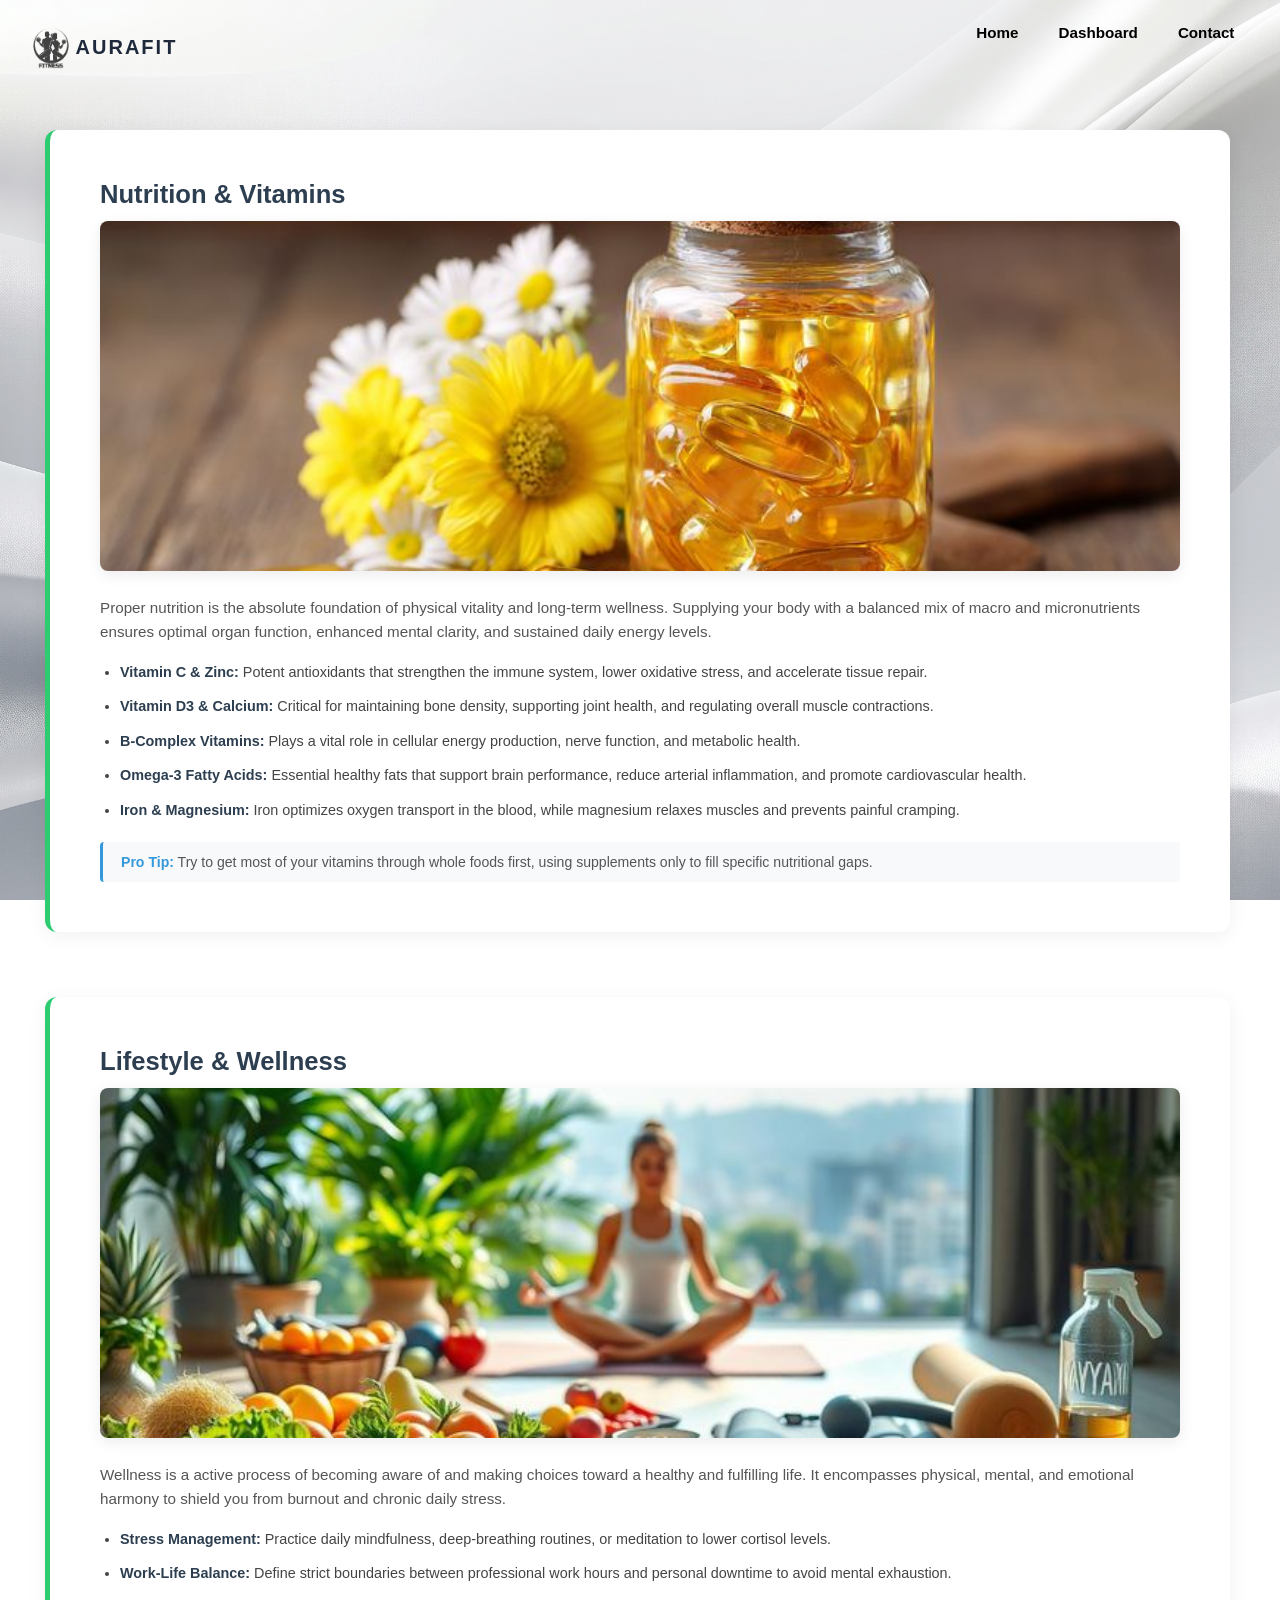
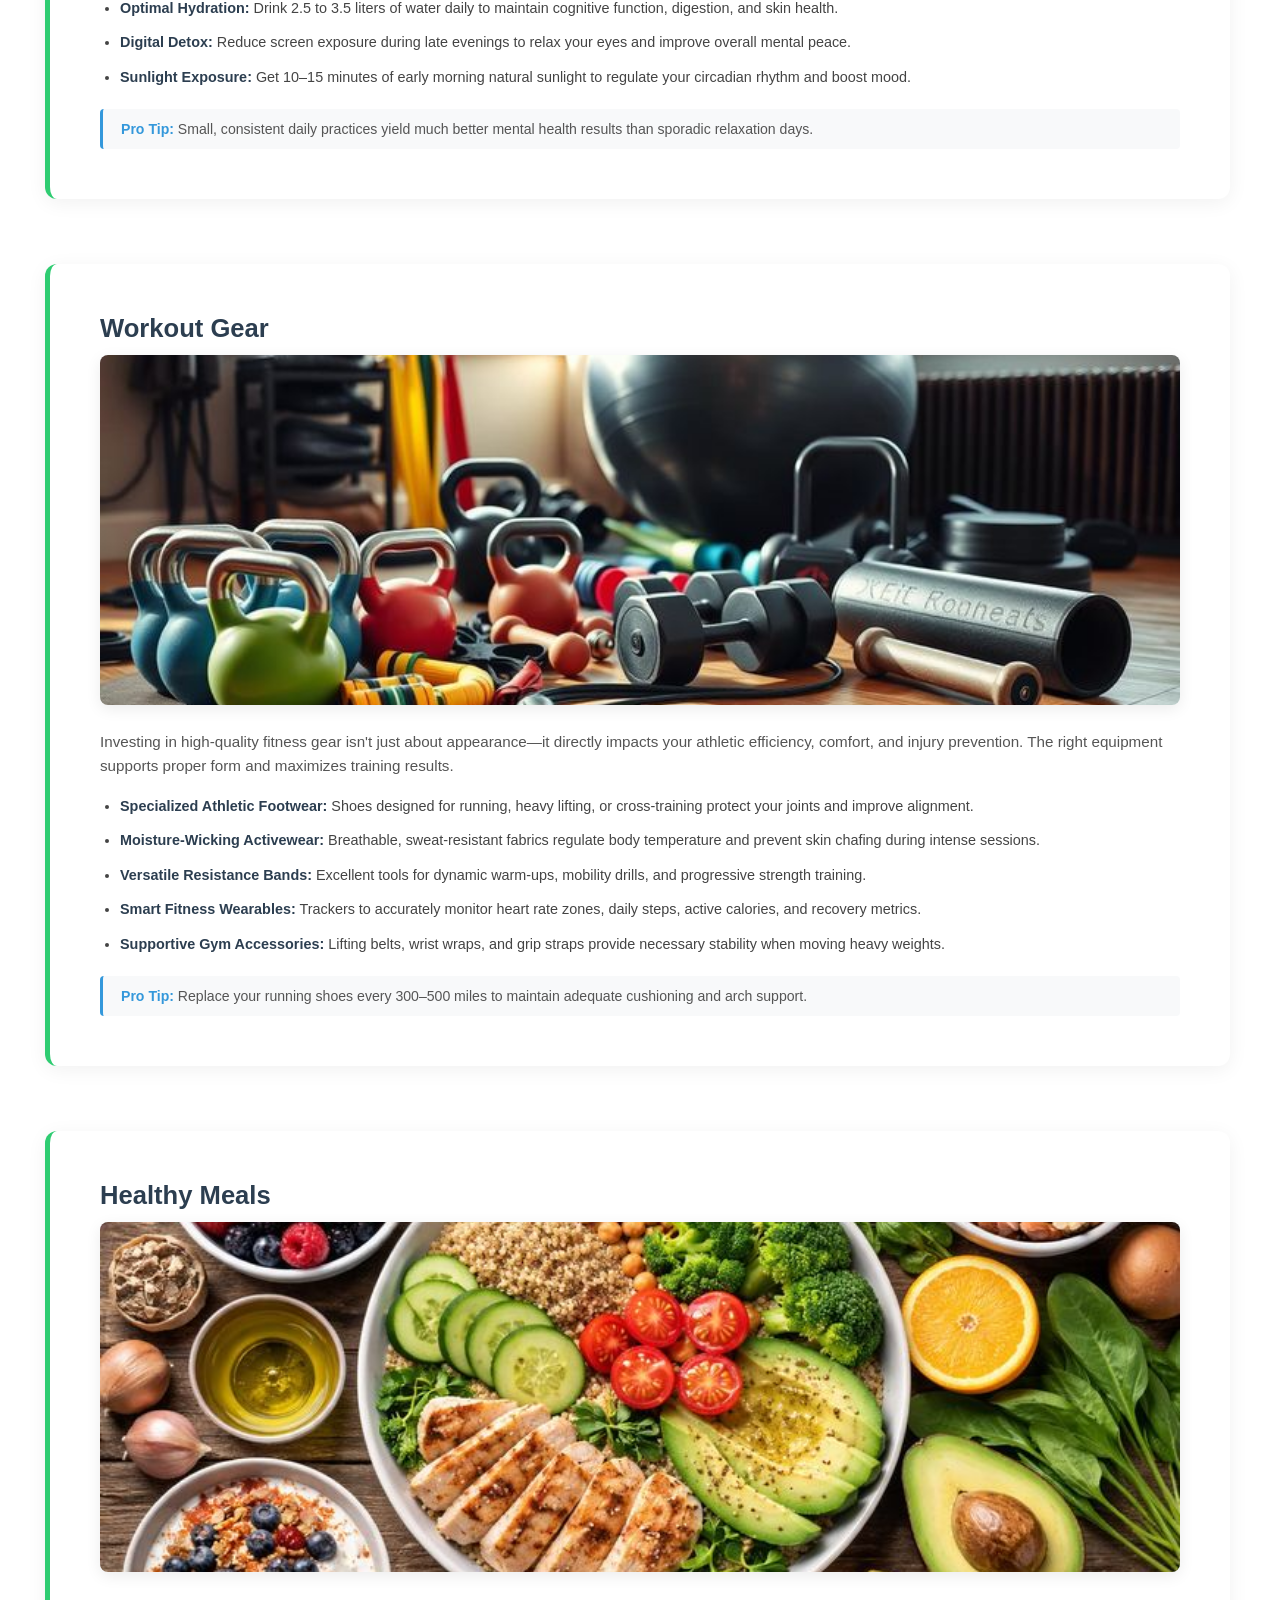
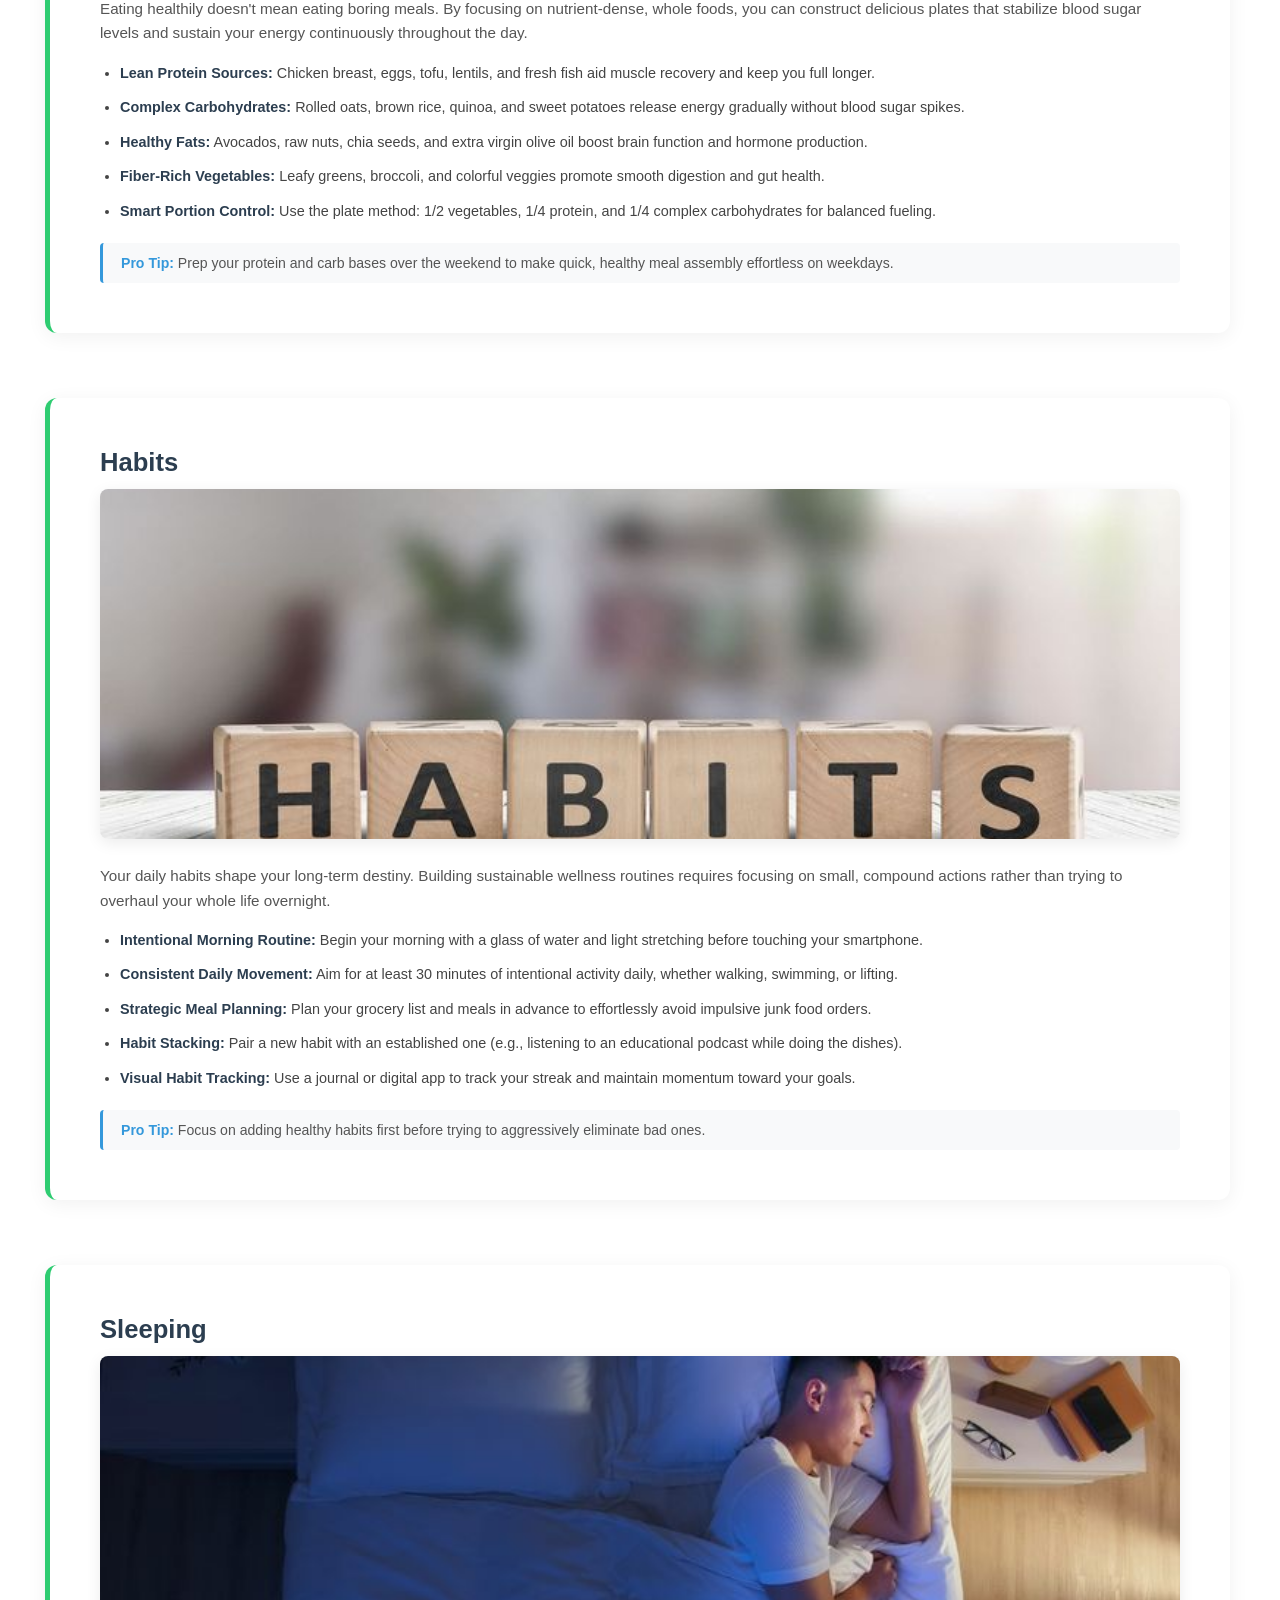
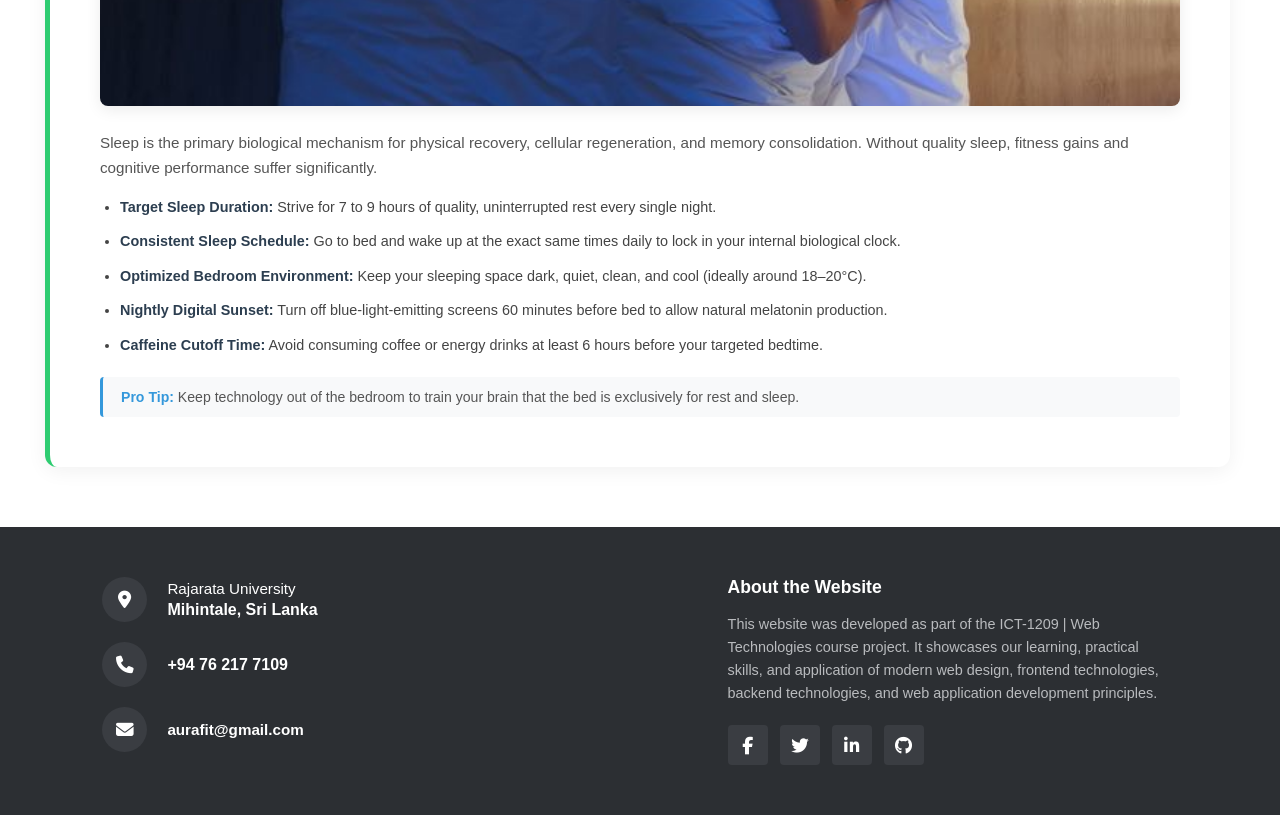
<file: html/content.html>
<!DOCTYPE html>
<html lang="en">
    <head>
        <meta charset="UTF-8">
        <!--res-->
        <meta name="viewport" content="width=device-width, initial-scale=1.0">
        <title>Other Details</title>
        <link rel="stylesheet" href="https://cdnjs.cloudflare.com/ajax/libs/font-awesome/6.5.1/css/all.min.css">
        <link rel="stylesheet" href="../css/content.css">
    </head>
    <body>

        <!--Nav bar-->
        <nav class="navbar">
        <div class="logo">
            <img src="../images/logo1.png" alt="AuraFit Logo" class="logo_img">
            <span class="logo_text">AURAFIT</span>
        </div>

        <!-- Hamburger Icon for Mobile View -->
        <div class="menu_toggle" id="mobile-menu">
            <span class="bar"></span>
            <span class="bar"></span>
            <span class="bar"></span>
        </div>

        <ul class="nav_links">
            <li><a href="../index.php">Home</a></li>
            <li><a href="../dashboard.php">Dashboard</a></li>
            <li><a href="../contact.php">Contact</a></li>
        </ul>
        </nav>

        <div class="content">

            <div class="nutrition_and_vitamins" id="nutrition&vitamin">
                <h2>Nutrition & Vitamins</h2>
                <img src="../images/nutrition_&_vitamin.jpeg" alt="Nutrition and Vitamins" class="section_image">
                <p>Proper nutrition is the absolute foundation of physical vitality and long-term wellness. Supplying your body with a balanced mix of macro and micronutrients ensures optimal organ function, enhanced mental clarity, and sustained daily energy levels.</p>
                <ul>
                    <li><strong>Vitamin C & Zinc:</strong> Potent antioxidants that strengthen the immune system, lower oxidative stress, and accelerate tissue repair.</li>
                    <li><strong>Vitamin D3 & Calcium:</strong> Critical for maintaining bone density, supporting joint health, and regulating overall muscle contractions.</li>
                    <li><strong>B-Complex Vitamins:</strong> Plays a vital role in cellular energy production, nerve function, and metabolic health.</li>
                    <li><strong>Omega-3 Fatty Acids:</strong> Essential healthy fats that support brain performance, reduce arterial inflammation, and promote cardiovascular health.</li>
                    <li><strong>Iron & Magnesium:</strong> Iron optimizes oxygen transport in the blood, while magnesium relaxes muscles and prevents painful cramping.</li>
                </ul>
                <blockquote class="tip"><strong>Pro Tip:</strong> Try to get most of your vitamins through whole foods first, using supplements only to fill specific nutritional gaps.</blockquote>
            </div>

            <div class="lifestyle_and_wellness" id="lifestyle&wellness">
                <h2>Lifestyle & Wellness</h2>
                <img src="../images/lifestyle_&_wellness.jpeg" alt="Lifestyle and Wellness" class="section_image">
                <p>Wellness is a active process of becoming aware of and making choices toward a healthy and fulfilling life. It encompasses physical, mental, and emotional harmony to shield you from burnout and chronic daily stress.</p>
                <ul>
                    <li><strong>Stress Management:</strong> Practice daily mindfulness, deep-breathing routines, or meditation to lower cortisol levels.</li>
                    <li><strong>Work-Life Balance:</strong> Define strict boundaries between professional work hours and personal downtime to avoid mental exhaustion.</li>
                    <li><strong>Optimal Hydration:</strong> Drink 2.5 to 3.5 liters of water daily to maintain cognitive function, digestion, and skin health.</li>
                    <li><strong>Digital Detox:</strong> Reduce screen exposure during late evenings to relax your eyes and improve overall mental peace.</li>
                    <li><strong>Sunlight Exposure:</strong> Get 10–15 minutes of early morning natural sunlight to regulate your circadian rhythm and boost mood.</li>
                </ul>
                <blockquote class="tip"><strong>Pro Tip:</strong> Small, consistent daily practices yield much better mental health results than sporadic relaxation days.</blockquote>
            </div>

            <div class="workout_gear" id="workoutgear">
                <h2>Workout Gear</h2>
                <img src="../images/workout_gear.jpeg" alt="Workout Gear" class="section_image">
                <p>Investing in high-quality fitness gear isn't just about appearance—it directly impacts your athletic efficiency, comfort, and injury prevention. The right equipment supports proper form and maximizes training results.</p>
                <ul>
                    <li><strong>Specialized Athletic Footwear:</strong> Shoes designed for running, heavy lifting, or cross-training protect your joints and improve alignment.</li>
                    <li><strong>Moisture-Wicking Activewear:</strong> Breathable, sweat-resistant fabrics regulate body temperature and prevent skin chafing during intense sessions.</li>
                    <li><strong>Versatile Resistance Bands:</strong> Excellent tools for dynamic warm-ups, mobility drills, and progressive strength training.</li>
                    <li><strong>Smart Fitness Wearables:</strong> Trackers to accurately monitor heart rate zones, daily steps, active calories, and recovery metrics.</li>
                    <li><strong>Supportive Gym Accessories:</strong> Lifting belts, wrist wraps, and grip straps provide necessary stability when moving heavy weights.</li>
                </ul>
                <blockquote class="tip"><strong>Pro Tip:</strong> Replace your running shoes every 300–500 miles to maintain adequate cushioning and arch support.</blockquote>
            </div>

            <div class="healthy_meals" id="healthymeals">
                <h2>Healthy Meals</h2>
                <img src="../images/healthy_meal.jpeg" alt="Healthy Meals" class="section_image">
                <p>Eating healthily doesn't mean eating boring meals. By focusing on nutrient-dense, whole foods, you can construct delicious plates that stabilize blood sugar levels and sustain your energy continuously throughout the day.</p>
                <ul>
                    <li><strong>Lean Protein Sources:</strong> Chicken breast, eggs, tofu, lentils, and fresh fish aid muscle recovery and keep you full longer.</li>
                    <li><strong>Complex Carbohydrates:</strong> Rolled oats, brown rice, quinoa, and sweet potatoes release energy gradually without blood sugar spikes.</li>
                    <li><strong>Healthy Fats:</strong> Avocados, raw nuts, chia seeds, and extra virgin olive oil boost brain function and hormone production.</li>
                    <li><strong>Fiber-Rich Vegetables:</strong> Leafy greens, broccoli, and colorful veggies promote smooth digestion and gut health.</li>
                    <li><strong>Smart Portion Control:</strong> Use the plate method: 1/2 vegetables, 1/4 protein, and 1/4 complex carbohydrates for balanced fueling.</li>
                </ul>
                <blockquote class="tip"><strong>Pro Tip:</strong> Prep your protein and carb bases over the weekend to make quick, healthy meal assembly effortless on weekdays.</blockquote>
            </div>

            <div class="habits" id="habits">
                <h2>Habits</h2>
                <img src="../images/habits.jpeg" alt="Healthy Habits" class="section_image">
                <p>Your daily habits shape your long-term destiny. Building sustainable wellness routines requires focusing on small, compound actions rather than trying to overhaul your whole life overnight.</p>
                <ul>
                    <li><strong>Intentional Morning Routine:</strong> Begin your morning with a glass of water and light stretching before touching your smartphone.</li>
                    <li><strong>Consistent Daily Movement:</strong> Aim for at least 30 minutes of intentional activity daily, whether walking, swimming, or lifting.</li>
                    <li><strong>Strategic Meal Planning:</strong> Plan your grocery list and meals in advance to effortlessly avoid impulsive junk food orders.</li>
                    <li><strong>Habit Stacking:</strong> Pair a new habit with an established one (e.g., listening to an educational podcast while doing the dishes).</li>
                    <li><strong>Visual Habit Tracking:</strong> Use a journal or digital app to track your streak and maintain momentum toward your goals.</li>
                </ul>
                <blockquote class="tip"><strong>Pro Tip:</strong> Focus on adding healthy habits first before trying to aggressively eliminate bad ones.</blockquote>
            </div>

            <div class="sleeping" id="sleeping">
                <h2>Sleeping</h2>
                <img src="../images/sleep.jpeg" alt="Sleeping and Recovery" class="section_image">
                <p>Sleep is the primary biological mechanism for physical recovery, cellular regeneration, and memory consolidation. Without quality sleep, fitness gains and cognitive performance suffer significantly.</p>
                <ul>
                    <li><strong>Target Sleep Duration:</strong> Strive for 7 to 9 hours of quality, uninterrupted rest every single night.</li>
                    <li><strong>Consistent Sleep Schedule:</strong> Go to bed and wake up at the exact same times daily to lock in your internal biological clock.</li>
                    <li><strong>Optimized Bedroom Environment:</strong> Keep your sleeping space dark, quiet, clean, and cool (ideally around 18–20°C).</li>
                    <li><strong>Nightly Digital Sunset:</strong> Turn off blue-light-emitting screens 60 minutes before bed to allow natural melatonin production.</li>
                    <li><strong>Caffeine Cutoff Time:</strong> Avoid consuming coffee or energy drinks at least 6 hours before your targeted bedtime.</li>
                </ul>
                <blockquote class="tip"><strong>Pro Tip:</strong> Keep technology out of the bedroom to train your brain that the bed is exclusively for rest and sleep.</blockquote>
            </div>

        </div>

        <!-- Footer Section -->
        <footer class="footer">
            <div class="footer_container">
                
                <!-- Left Section -->
                <div class="footer_left">
                    <div class="info_item">
                        <div class="icon_box">
                            <i class="fa-solid fa-location-dot"></i>
                        </div>
                        <p>
                            <span>Rajarata University</span>
                            <strong>Mihintale, Sri Lanka</strong>
                        </p>
                    </div>

                    <div class="info_item">
                        <div class="icon_box">
                            <i class="fa-solid fa-phone"></i>
                        </div>
                        <p><strong>+94 76 217 7109</strong></p>
                    </div>

                    <div class="info_item">
                        <div class="icon_box">
                            <i class="fa-solid fa-envelope"></i>
                        </div>
                        <p><a href="mailto:aurafit@gmail.com">aurafit@gmail.com</a></p>
                    </div>
                </div>

                <!-- Right Section-->
                <div class="footer_right">
                    <h3>About the Website</h3>
                    <p class="about_text">
                        This website was developed as part of the ICT-1209 | Web Technologies
                        course project. It showcases our learning, practical skills, and application of modern web design, frontend technologies, backend technologies, and web application development principles.
                    </p>
                    <div class="social_icons">
                        <a href="https://www.facebook.com/"><i class="fa-brands fa-facebook-f"></i></a>
                        <a href="https://x.com/"><i class="fa-brands fa-twitter"></i></a>
                        <a href="https://www.linkedin.com/"><i class="fa-brands fa-linkedin-in"></i></a>
                        <a href="https://github.com/"><i class="fa-brands fa-github"></i></a>
                    </div>
                </div>

            </div>
        </footer>

        <script src="../js/content.js"></script>

    </body>
</html>
</file>
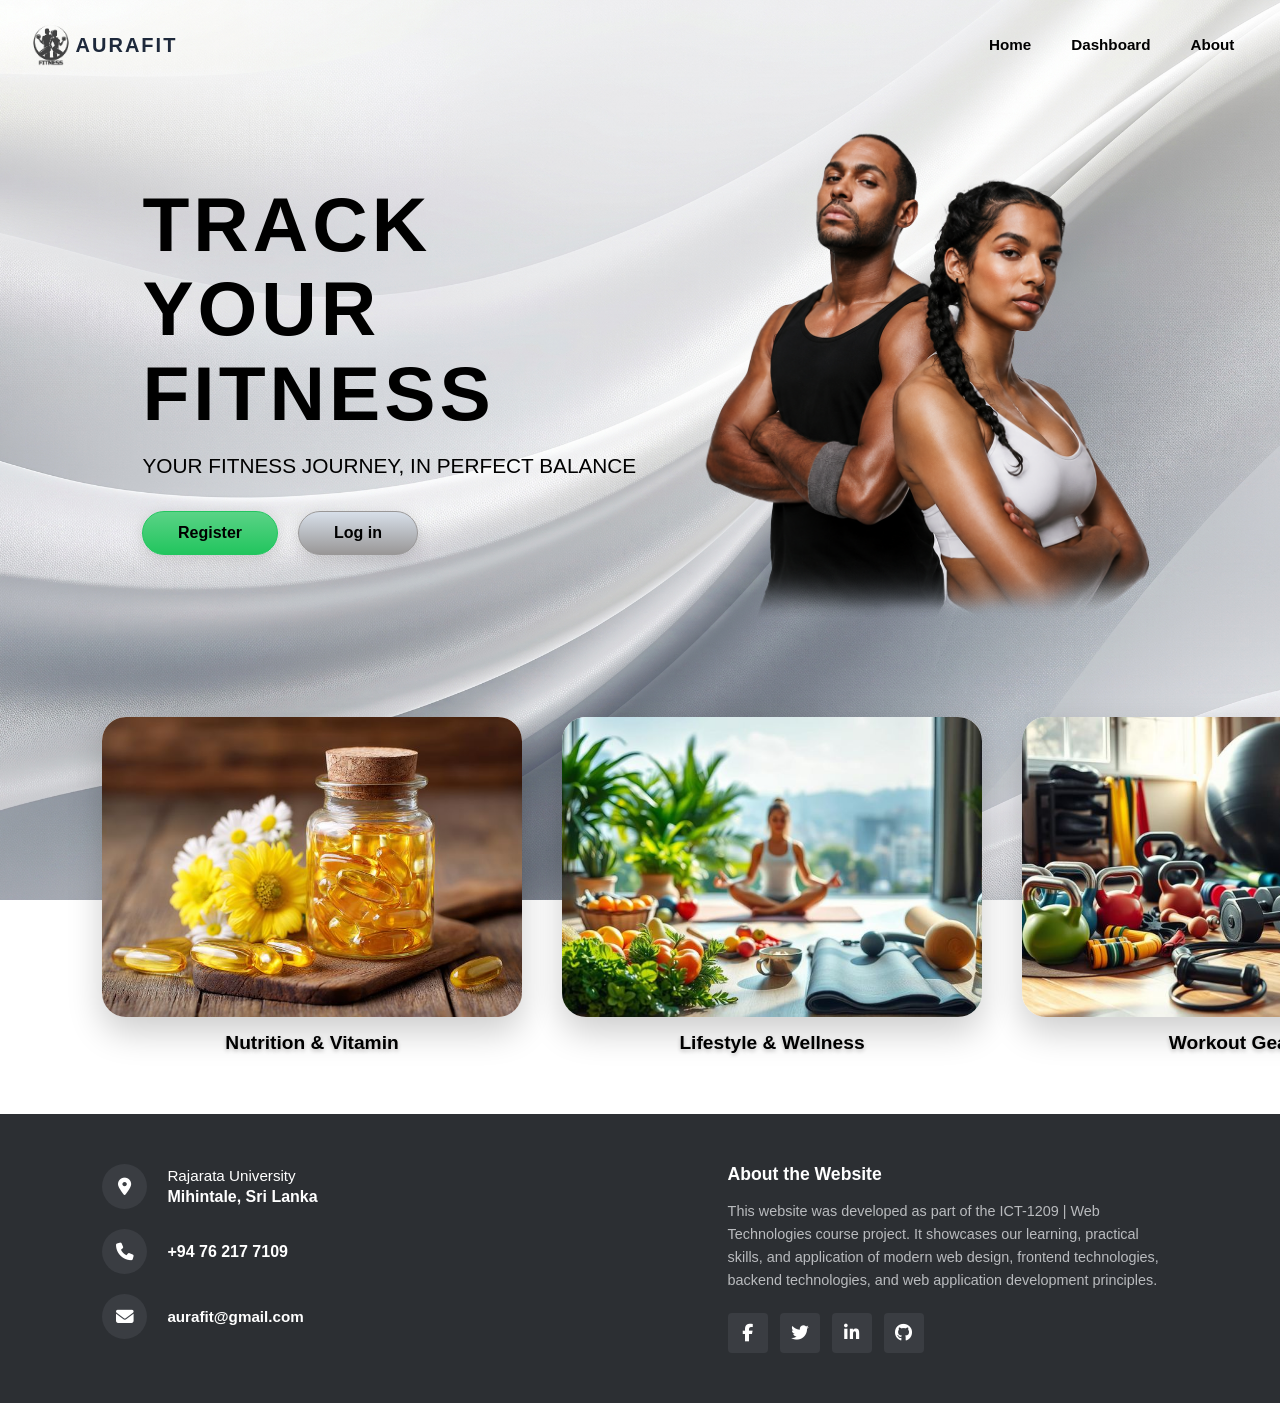
<file: html/home.html>
<!DOCTYPE html>
<html lang="en">
    <head>
        <meta charset="UTF-8">
        <meta name="viewport" content="width=device-width, initial-scale=1.0">
        <title>Home</title>
        <link rel="stylesheet" href="https://cdnjs.cloudflare.com/ajax/libs/font-awesome/6.5.1/css/all.min.css">
        <link rel="stylesheet" href="../css/home.css">
    </head>
    <body>

        <!--Navigation bar-->
        <nav class="navbar">
        <div class="logo">
            <img src="../images/logo1.png" alt="AuraFit Logo" class="logo_img">
            <span class="logo_text">AURAFIT</span> 
        </div>

        <div class="menu_toggle" id="mobile-menu">
            <span class="bar"></span>
            <span class="bar"></span>
            <span class="bar"></span>
        </div>

        <ul class="nav_links">
            <li><a href="home.html">Home</a></li>
            <li><a href="../dashboard.php">Dashboard</a></li>
            <li><a href="../html/about.html">About</a></li>
        </ul>
        </nav>

        <!--Main Content-->
        <main class="main_section">
            <div class="main_content">
                <h1>TRACK YOUR<br>FITNESS</h1>
                <p class="main_subtitle">YOUR FITNESS JOURNEY, IN PERFECT BALANCE</p>
                <div class="main_button">
                    <a href="../html/login.html#toggle-register" class="register_button2">Register</a>
                    <a href="../html/login.html#toggle-login" class="login_button">Log in</a>
                </div>
            </div> 
            <img src="../images/persons.png" alt="Fitness Men & Women" class="fitness_image">       
        </main>

        <!--Dynamic Slider Section-->
  <section class="slider-container">
    <div class="slider-track" id="sliderTrack">
      
      <!-- Card 1 -->
      <a href="../html/content.html#nutrition&vitamin">
      <div class="feature-card">
        <div class="card-image-wrapper">
          <img src="../images/nutrition_&_vitamin.jpeg" alt="Nutrition & Vitamin">
        </div>
        <h3>Nutrition & Vitamin</h3>
      </div>
      </a>

      <!-- Card 2 -->
      <a href="../html/content.html#lifestyle&wellness">
      <div class="feature-card">
        <div class="card-image-wrapper">
          <img src="../images/lifestyle_&_wellness.jpeg" alt="Lifestyle & Wellness">
        </div>
        <h3>Lifestyle & Wellness</h3>
      </div>
      </a>

      <!-- Card 3 -->
      <a href="../html/content.html#workoutgear">
      <div class="feature-card">
        <div class="card-image-wrapper">
          <img src="../images/workout_gear.jpeg" alt="Workout Gear">
        </div>
        <h3>Workout Gear</h3>
      </div>
      </a>

      <!-- Card 4 -->
      <a href="../html/content.html#healthymeals">
      <div class="feature-card">
        <div class="card-image-wrapper">
          <img src="../images/healthy_meal.jpeg" alt="Healthy Meals">
        </div>
        <h3>Healthy Meals</h3>
      </div>
      </a>

      <!-- Card 5 -->
      <a href="../html/content.html#habits">
      <div class="feature-card">
        <div class="card-image-wrapper">
          <img src="../images/habits.jpeg" alt="Habits">
        </div>
        <h3>Habits</h3>
      </div>
      </a>

      <!-- Card 6 -->
      <a href="../html/content.html#sleeping">
      <div class="feature-card">
        <div class="card-image-wrapper">
          <img src="../images/sleep.jpeg" alt="Sleeping">
        </div>
        <h3>Sleeping</h3>
      </div>
      </a>

    </div>
  </section>

        <!-- Footer Section -->
        <footer class="footer">
          <div class="footer_container">
              
              <!-- Left Section -->
              <div class="footer_left">
                  <div class="info_item">
                      <div class="icon_box">
                          <i class="fa-solid fa-location-dot"></i>
                      </div>
                      <p>
                          <span>Rajarata University</span>
                          <strong>Mihintale, Sri Lanka</strong>
                      </p>
                  </div>

                  <div class="info_item">
                      <div class="icon_box">
                          <i class="fa-solid fa-phone"></i>
                      </div>
                      <p><strong>+94 76 217 7109</strong></p>
                  </div>

                  <div class="info_item">
                      <div class="icon_box">
                          <i class="fa-solid fa-envelope"></i>
                      </div>
                        <p><a href="mailto:aurafit@gmail.com">aurafit@gmail.com</a></p>
                      </div>
              </div>

              <!-- Right Section -->
              <div class="footer_right">
                  <h3>About the Website</h3>
                  <p class="about_text">
                      This website was developed as part of the ICT-1209 | Web Technologies
                      course project. It showcases our learning, practical skills, and application of modern web design, frontend technologies, backend technologies, and web application development principles.
                  </p>
                  <div class="social_icons">
                      <a href="#"><i class="fa-brands fa-facebook-f"></i></a>
                      <a href="#"><i class="fa-brands fa-twitter"></i></a>
                      <a href="#"><i class="fa-brands fa-linkedin-in"></i></a>
                      <a href="#"><i class="fa-brands fa-github"></i></a>
                  </div>
              </div>

          </div>
</footer>

        <script src="../js/home.js"></script>


    </body>
</html>
</file>
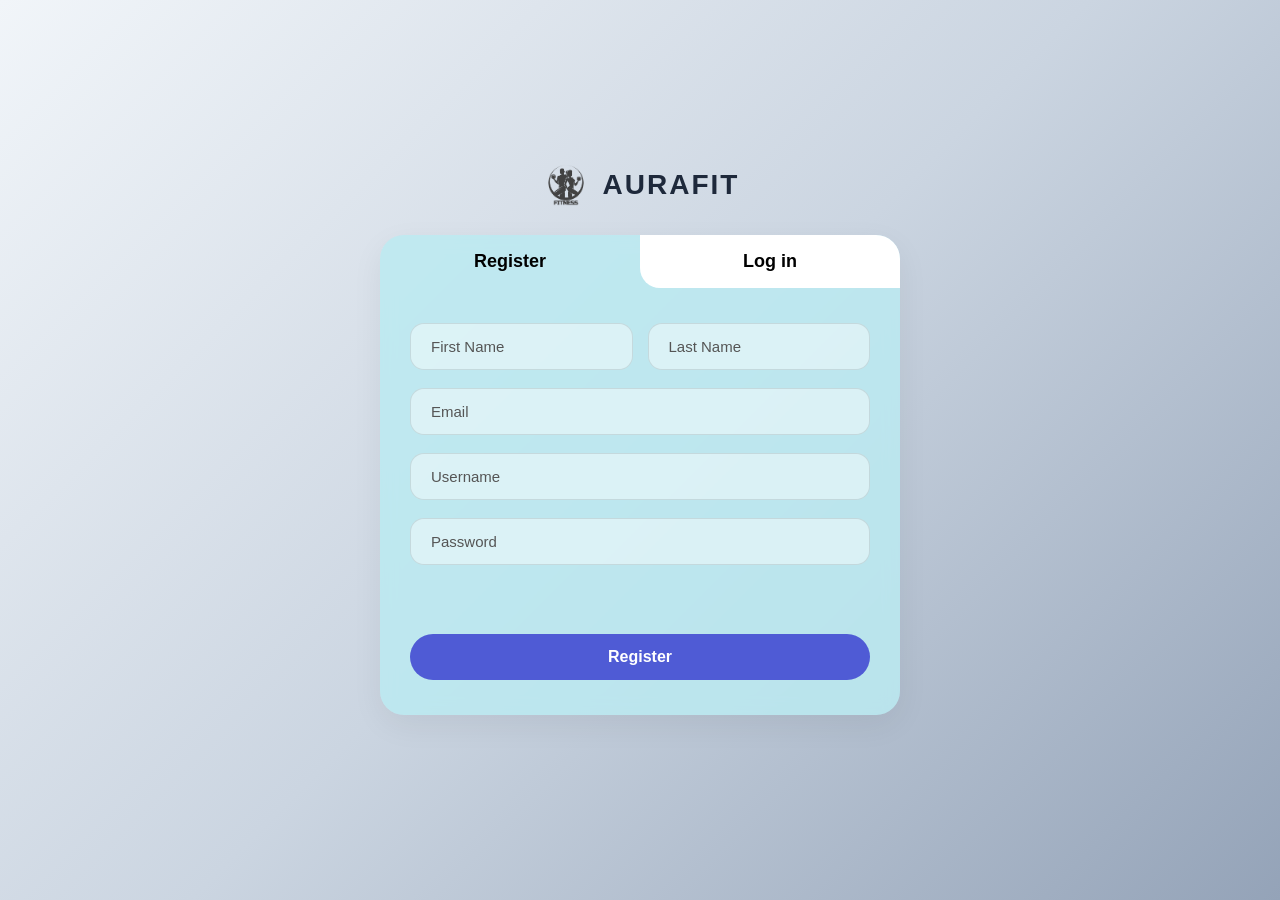
<file: html/login.html>
<!DOCTYPE html>
<html lang="en">
<head>
    <meta charset="UTF-8">
    <meta name="viewport" content="width=device-width, initial-scale=1.0">
    <title>AuraFit - Register & Log In</title>
    <link rel="stylesheet" href="https://cdnjs.cloudflare.com/ajax/libs/font-awesome/6.5.1/css/all.min.css">
    <link rel="stylesheet" href="../css/login.css">
</head>
<body>

    <div class="page-container">
        
        <!-- Logo -->
        <header class="logo-container">
            <img src="../images/logo1.png" alt="AuraFit brand logo" class="logo-img">
            <span class="logo-text">AURAFIT</span>
        </header>

        <!-- Radio Inputs -->
        <input type="radio" id="toggle-register" name="form-toggle" checked class="radio-toggle">
        <input type="radio" id="toggle-login" name="form-toggle" class="radio-toggle">

        <!-- Main Form -->
        <main class="form-card">
            
            <!-- Tabs Navigation using Labels linked to the Radios -->
            <div class="tab-navigation">
                <label for="toggle-register" class="tab-btn label-register">Register</label>
                <label for="toggle-login" class="tab-btn label-login">Log in</label>
            </div>

            <!-- REGISTER FORM -->
            <form class="form-content form-register" action="../auth/register.php" method="POST">
                <div class="form-row-inline">
                    <div class="form-group">
                        <input type="text" name="first_name" placeholder="First Name" required>
                    </div>
                    <div class="form-group">
                        <input type="text" name="last_name" placeholder="Last Name" required>
                    </div>
                </div>
                <div class="form-group">
                    <input type="email" name="email" placeholder="Email" required>
                </div>
                <div class="form-group">
                    <input type="text" name="username" placeholder="Username" required>
                </div>
                <div class="form-group">
                    <input type="password" name="password" placeholder="Password" required>
                </div>
                <button type="submit" class="submit-btn">Register</button>
            </form>

            <!-- LOG IN FORM -->
            <form class="form-content form-login" action="../auth/login.php" method="POST">
                <div class="form-group">
                    <input type="email" name="email" placeholder="Email" required>
                </div>
                <div class="form-group">
                    <input type="password" name="password" placeholder="Password" required>
                </div>
                <button type="submit" class="submit-btn">Log in</button>
            </form>

        </main>

    </div>

    <!-- Center Popup Box Modal -->
    <div id="errorPopupModal" class="modal-overlay">
        <div class="modal-box">
            <div class="modal-icon">
                <i class="fa-solid fa-triangle-exclamation"></i>
            </div>
            <h3 id="modalTitle">Login Failed</h3>
            <p id="modalErrorMessage">Incorrect email or password. Please try again.</p>
            <button type="button" class="btn-modal-close" onclick="closeErrorPopup()">Try Again</button>
        </div>
    </div>
    
    <!-- Script for toggle switch login and popup -->
    <script src="../js/login.js"></script>

</body>
</html>
</file>
<file: css/content.css>
html {
    scroll-behavior: smooth;
}

.content > div {
    scroll-margin-top: 140px;
}

* {
    margin: 0;
    padding: 0;
    box-sizing: border-box;
}

body {
    background-image: url('../images/bg.png');
    background-repeat: no-repeat;
    background-position: center;
    background-attachment: fixed;
    background-size: cover;
}

.navbar {
    display: flex;
    justify-content: space-between;
    align-items: center;
    padding: 20px 2%;
    width: 100%;
    position: absolute;
    top: 0;
    z-index: 10;
}

.logo {
    font-family: 'Poppins', sans-serif;
    font-weight: 900;
    font-size: 1.2rem;
    letter-spacing: 1px;
    display: flex;
    align-items: center;
    gap: 0px;
}

.nav_links {
    display: flex;
    list-style: none;
}

.nav_links li {
    padding: 0 20px;
    font-family: 'Poppins', sans-serif;
}

.nav_links a {
    text-decoration: none;
    color: black;
    font-weight: 600;
    font-size: 0.95rem;
}

.logo_img {
    width: 50px;
    height: 50px;
}

.logo_text {
    font-size: 20px;
    font-weight: 800;
    letter-spacing: 2px;
    color: #1e293b;
}

/* Hamburger Icon Styles */
.menu_toggle {
    display: none;
    flex-direction: column;
    cursor: pointer;
    gap: 5px;
}

.menu_toggle .bar {
    width: 25px;
    height: 3px;
    background-color: #000;
    border-radius: 3px;
    transition: all 0.3s ease;
}

.content {
    margin: 130px 50px 30px 45px;
    display: flex;
    flex-direction: column;
    gap: 35px;
}

.content > div {
    background-color: #ffffff;
    padding: 50px;
    border-radius: 12px;
    box-shadow: 0 4px 20px rgba(0, 0, 0, 0.06);
    border-left: 5px solid #2ecc71;
    margin-bottom: 30px;
}

h2 {
    margin: 0 0 12px 0;
    font-family: 'Poppins', sans-serif;
    font-weight: 600;
    font-size: 1.6rem;
    color: #2c3e50;
}

p {
    margin: 0 0 15px 0;
    font-family: 'Poppins', sans-serif;
    font-weight: 400;
    font-size: 0.95rem;
    line-height: 1.6;
    color: #555555;
}

ul {
    margin: 0 0 20px 0;
    padding-left: 20px;
    font-family: 'Poppins', sans-serif;
}

li {
    font-size: 0.9rem;
    color: #444444;
    line-height: 1.7;
    margin-bottom: 10px;
}

li strong {
    color: #2c3e50;
    font-weight: 600;
}

blockquote.tip {
    margin: 0;
    padding: 12px 18px;
    background-color: #f8f9fa;
    border-left: 3px solid #3498db;
    border-radius: 4px;
    font-family: 'Poppins', sans-serif;
    font-size: 0.88rem;
    color: #555555;
}

blockquote.tip strong {
    color: #3498db;
}

.section_image {
    width: 100%;
    max-height: 350px; 
    object-fit: cover; 
    border-radius: 8px; 
    margin: 5px 0 25px 0; 
    box-shadow: 0 4px 15px rgba(0, 0, 0, 0.08); 
    display: block;
    transition: transform 0.2s ease, box-shadow 0.2s ease; 
    cursor: pointer;
}

.section_image:hover {
    transform: scale(1.015); 
    box-shadow: 0 10px 25px rgba(0, 0, 0, 0.15); 
}

.footer {
    background-color: #2c2f33;
    color: #ffffff;
    font-family: 'Poppins', sans-serif;
    padding: 50px 8%;
    width: 100%;
}

.footer_container {
    display: flex;
    justify-content: space-between;
    align-items: flex-start;
    max-width: 1200px;
    margin: 0 auto;
    gap: 40px;
}

.footer_left {
    display: flex;
    flex-direction: column;
    gap: 20px;
    flex: 1;
}

.info_item {
    display: flex;
    align-items: center;
    gap: 20px;
}

.icon_box {
    background-color: #3a3d42;
    width: 45px;
    height: 45px;
    border-radius: 50%;
    display: flex;
    justify-content: center;
    align-items: center;
    font-size: 1.1rem;
    color: #ffffff;
    flex-shrink: 0;
}

.info_item p {
    margin: 0;
    font-size: 0.95rem;
    color: #ffffff;
    line-height: 1.4;
}

.info_item p span {
    display: block;
    font-weight: 400;
}

.info_item p strong {
    font-size: 1rem;
    font-weight: 700;
}

.info_item p a {
    color: #ffffff;
    text-decoration: none;
    font-weight: 600;
}

.info_item p a:hover {
    text-decoration: underline;
}

.footer_right {
    flex: 1;
    max-width: 450px;
}

.footer_right h3 {
    font-size: 1.1rem;
    font-weight: 700;
    margin-bottom: 15px;
    color: #ffffff;
}

.about_text {
    color: #b9bbbe;
    font-size: 0.9rem;
    line-height: 1.6;
    margin-bottom: 20px;
}

.social_icons {
    display: flex;
    gap: 12px;
}

.social_icons a {
    background-color: #3a3d42;
    color: #ffffff;
    width: 40px;
    height: 40px;
    border-radius: 4px;
    display: flex;
    justify-content: center;
    align-items: center;
    text-decoration: none;
    font-size: 1.1rem;
    transition: background-color 0.3s ease, transform 0.3s ease;
}

.social_icons a:hover {
    background-color: #5383d3;
    transform: translateY(-3px);
}

/* Mobile Responsive Navigation (Slide Drawer) */
@media screen and (max-width: 768px) {
    .menu_toggle {
        display: flex;
        z-index: 1001;
    }

    .nav_links {
        position: fixed;
        top: 0;
        right: -100%;
        width: 260px;
        height: 100vh;
        flex-direction: column;
        background: rgba(255, 255, 255, 0.98);
        backdrop-filter: blur(10px);
        text-align: center;
        justify-content: flex-start;
        padding-top: 90px;
        transition: right 0.35s ease-in-out;
        box-shadow: -5px 0 15px rgba(0, 0, 0, 0.15);
        z-index: 1000;
    }

    .nav_links.active {
        right: 0;
    }

    .nav_links li {
        padding: 18px 0;
    }

    .menu_toggle.is-active .bar:nth-child(2) {
        opacity: 0;
    }
    .menu_toggle.is-active .bar:nth-child(1) {
        transform: translateY(8px) rotate(45deg);
    }
    .menu_toggle.is-active .bar:nth-child(3) {
        transform: translateY(-8px) rotate(-45deg);
    }

    .content {
        margin: 110px 20px 30px 20px;
    }

    .content > div {
        padding: 25px;
    }

    .footer_container {
        flex-direction: column;
        gap: 40px;
    }

    .footer_right {
        max-width: 100%;
    }
}
</file>
<file: css/home.css>
* {
    margin: 0;
    padding: 0;
    box-sizing: border-box;
}

body {
    background-image: url('../images/bg.png');
    background-repeat: no-repeat;
    background-position: center;
    background-attachment: fixed;
    background-size: cover;
}

/* Navigation bar style */
.navbar {
    display: flex;
    justify-content: space-between;
    align-items: center;
    padding: 20px 2%;
    width: 100%;
    position: absolute;
    top: 0;
    z-index: 10;
}

/* Brand logo style */
.logo {
    font-family: 'Poppins', sans-serif;
    font-weight: 900;
    font-size: 1.2rem;
    letter-spacing: 1px;
    display: flex;
    align-items: center;
    gap: 0px;
}

.logo_img {
    width: 50px;
    height: 50px;
}

.logo_text {
    font-size: 20px;
    font-weight: 800;
    letter-spacing: 2px;
    color: #1e293b;
}

/* Navigation links */
.nav_links {
    display: flex;
    list-style: none;
}

.nav_links li {
    padding: 0 20px;
    font-family: 'Poppins', sans-serif;
}

.nav_links a {
    text-decoration: none;
    color: black;
    font-weight: 600;
    font-size: 0.95rem;
}

/* Hamburger icon hidden on desktop */
.menu_toggle {
    display: none;
    flex-direction: column;
    cursor: pointer;
    gap: 5px;
}

.menu_toggle .bar {
    width: 25px;
    height: 3px;
    background-color: #000;
    border-radius: 3px;
    transition: all 0.3s ease;
}

/* Mobile responsive navigation drawer */
@media screen and (max-width: 768px) {
    /* Show hamburger icon */
    .menu_toggle {
        display: flex;
        position: fixed;
        right: 25px;
        top: 25px;
        z-index: 1001;
    }

    /* Slide-in drawer container */
    .nav_links {
        position: fixed;
        top: 0;
        right: -100%;
        width: 260px;
        height: 100vh;
        background: #ffffff;
        box-shadow: -5px 0 25px rgba(0, 0, 0, 0.15);
        display: flex;
        flex-direction: column;
        align-items: center;
        justify-content: flex-start;
        padding-top: 130px;
        gap: 35px;
        transition: right 0.4s cubic-bezier(0.4, 0, 0.2, 1);
        z-index: 1000;
    }

    /* Slide open drawer */
    .nav_links.active {
        right: 0;
    }

    .nav_links li {
        padding: 0;
        width: 100%;
        text-align: center;
    }

    /* Clean regular font styling */
    .nav_links a {
        font-family: 'Poppins', sans-serif;
        font-size: 1rem;
        font-weight: 600;
        color: #1e293b;
        display: block;
        padding: 8px 0;
        letter-spacing: 0.5px;
        transition: color 0.2s ease;
    }

    .nav_links a:hover {
        color: #22c55e;
    }

    /* Transform hamburger into close (X) icon */
    .menu_toggle.is-active .bar:nth-child(2) {
        opacity: 0;
    }
    .menu_toggle.is-active .bar:nth-child(1) {
        transform: translateY(8px) rotate(45deg);
    }
    .menu_toggle.is-active .bar:nth-child(3) {
        transform: translateY(-8px) rotate(-45deg);
    }
}

/* Main hero section */
.main_section {
    display: flex;
    justify-content: space-between;
    align-items: center;
    padding: 120px 8% 40px 8%;
    flex: 1;
    position: relative;
}

.fitness_image {
    width: 45%;
    height: auto;
}

.main_content {
    padding: 0px 0px 0px 40px;
    max-width: 550px;
    z-index: 2;
}

.main_content h1 {
    font-family: 'Impact', 'Arial Black', sans-serif;
    font-size: clamp(3.5rem, 6vw, 6rem);
    line-height: 1.1;
    letter-spacing: 4px;
    color: black;
    margin-bottom: 15px;
}

.main_content p {
    font-family: 'Poppins', sans-serif;
    font-size: 1.3rem;
    font-weight: 500;
    color: black;
    margin-bottom: 30px;
    line-height: 1.5;
}

/* Call to action buttons */
.main_button {
    display: flex;
    gap: 20px;
}

.register_button2, .login_button {
    display: inline-block;
    padding: 12px 35px;
    text-decoration: none;
    border-radius: 25px;
    font-family: 'Poppins', sans-serif;
    font-size: 1rem;
    font-weight: 600;
    box-shadow: 0 4px 15px rgba(0, 0, 0, 0.15);
    transition: transform 0.3s cubic-bezier(0.25, 0.8, 0.25, 1), box-shadow 0.3s ease;
    will-change: transform;
}

.register_button2 {
    background: linear-gradient(to bottom, #5ad386, #22c55e);
    border: 1px solid #22c55e;
    color: black;
}

.login_button {
    background: linear-gradient(to bottom, #d7dfe9, #999797);
    border: 1px solid #999797;
    color: black;
}

.register_button2:hover, .login_button:hover {
    transform: translateY(-3px) scale(1);
    box-shadow: 0 8px 20px rgba(0, 0, 0, 0.25);
}

/* Feature cards slider */
.slider-container {
    width: 100%;
    padding: 60px 8%;
    overflow: hidden;
    position: relative;
    z-index: 2;
    cursor: grab;
}

.slider-container:active {
    cursor: grabbing;
}

.slider-track {
    display: flex;
    gap: 40px;
    width: max-content;
    transition: transform 0.1s ease-out;
    will-change: transform;
}

.slider-track a {
    text-decoration: none;
}

.feature-card {
    width: 420px;
    text-align: center;
    flex-shrink: 0;
    user-select: none;
}

.card-image-wrapper {
    overflow: hidden;
    border-radius: 24px;
    height: 300px;
    box-shadow: 0 15px 35px rgba(0, 0, 0, 0.2);
    background: #fff;
    transition: transform 0.3s ease, border-color 0.3s ease;
}

.card-image-wrapper img {
    width: 100%;
    height: 100%;
    object-fit: cover;
    pointer-events: none;
}

.feature-card:hover .card-image-wrapper {
    transform: scale(1.03);
    border-color: rgba(255, 255, 255, 0.7);
}

.feature-card h3 {
    font-family: 'poppins', sans-serif;
    margin-top: 15px;
    font-size: 1.2rem;
    font-weight: 600;
    color: #000000;
    text-shadow: 0 2px 4px rgba(131, 130, 130, 0.5);
}

/* Footer section */
.footer {
    background-color: #2c2f33;
    color: #ffffff;
    font-family: 'Poppins', sans-serif;
    padding: 50px 8%;
    width: 100%;
}

.footer_container {
    display: flex;
    justify-content: space-between;
    align-items: flex-start;
    max-width: 1200px;
    margin: 0 auto;
    gap: 40px;
}

.footer_left {
    display: flex;
    flex-direction: column;
    gap: 20px;
    flex: 1;
}

.info_item {
    display: flex;
    align-items: center;
    gap: 20px;
}

.icon_box {
    background-color: #3a3d42;
    width: 45px;
    height: 45px;
    border-radius: 50%;
    display: flex;
    justify-content: center;
    align-items: center;
    font-size: 1.1rem;
    color: #ffffff;
    flex-shrink: 0;
}

.info_item p {
    margin: 0;
    font-size: 0.95rem;
    color: #ffffff;
    line-height: 1.4;
}

.info_item p span {
    display: block;
    font-weight: 400;
}

.info_item p strong {
    font-size: 1rem;
    font-weight: 700;
}

.info_item p a {
    color: #ffffff;
    text-decoration: none;
    font-weight: 600;
}

.info_item p a:hover {
    text-decoration: underline;
}

.footer_right {
    flex: 1;
    max-width: 450px;
}

.footer_right h3 {
    font-size: 1.1rem;
    font-weight: 700;
    margin-bottom: 15px;
    color: #ffffff;
}

.about_text {
    color: #b9bbbe;
    font-size: 0.9rem;
    line-height: 1.6;
    margin-bottom: 20px;
}

.social_icons {
    display: flex;
    gap: 12px;
}

.social_icons a {
    background-color: #3a3d42;
    color: #ffffff;
    width: 40px;
    height: 40px;
    border-radius: 4px;
    display: flex;
    justify-content: center;
    align-items: center;
    text-decoration: none;
    font-size: 1.1rem;
    transition: background-color 0.3s ease, transform 0.3s ease;
}

.social_icons a:hover {
    background-color: #5383d3;
    transform: translateY(-3px);
}

/* Responsive adjustments for layout */
@media screen and (max-width: 768px) {
    .footer_container {
        flex-direction: column;
        gap: 40px;
    }

    .footer_right {
        max-width: 100%;
    }

    .main_section {
        flex-direction: column;
        text-align: center;
    }

    .fitness_image {
        width: 100%;
    }

    .feature-card {
        width: 280px;
    }
}
</file>
<file: css/login.css>
/* Reset default styles */
* {
    margin: 0;
    padding: 0;
    box-sizing: border-box;
    font-family: 'Segoe UI', Tahoma, Geneva, Verdana, sans-serif;
}

body {
    display: flex;
    flex-direction: column;
    align-items: center;
    min-height: 100vh;
    padding: 20px;
    overflow-x: hidden;
    /*background grey shade */
    background: linear-gradient(135deg, #f1f5f9 0%, #cbd5e1 50%, #94a3b8 100%);
    background-size: cover;
    background-attachment: fixed;
}

.page-container {
    width: 100%;
    max-width: 900px;
    display: flex;
    flex-direction: column;
    align-items: center;
    justify-content: center;
    flex-grow: 1;
    padding: 0 20px;
}

.logo-container {
    display: flex;
    align-items: center;
    gap: 12px;
    margin-bottom: 25px;
}

.logo-img {
    width: 50px;
    height: 50px;
    object-fit: contain;
}

.logo-text {
    font-size: 28px;
    font-weight: 800;
    letter-spacing: 2px;
    color: #1e293b;
}

/*layout siz*/
.form-card {
    width: 100%;
    max-width: 520px;
    min-height: 480px; 
    background-color: rgba(187, 234, 241, 0.85); 
    border-radius: 24px;
    overflow: hidden;
    box-shadow: 0 10px 32px rgba(0, 0, 0, 0.06);
    backdrop-filter: blur(8px);
    -webkit-backdrop-filter: blur(8px);
    margin-bottom: 25px;
    display: flex;
    flex-direction: column;
}

.tab-navigation {
    display: flex;
    width: 100%;
}

.tab-btn {
    flex: 1;
    padding: 16px;
    font-size: 18px;
    font-weight: 700;
    border: none;
    cursor: pointer;
    text-align: center;
    transition: background-color 0.2s, border-radius 0.2s;
    user-select: none;
}

.radio-toggle {
    display: none;
}

.form-body-wrapper {
    flex-grow: 1;
    display: flex;
    flex-direction: column;
}



.form-login { display: none; }
.form-register { display: flex; }

/*Register Layout*/
#toggle-register:checked ~ .form-card .label-register {
    background-color: transparent;
    color: #000;
}
#toggle-register:checked ~ .form-card .label-login {
    background-color: #ffffff;
    border-bottom-left-radius: 20px;
    color: #000;
}

/*Login Layout*/
#toggle-login:checked ~ .form-card .form-register { display: none; }
#toggle-login:checked ~ .form-card .form-login { display: flex; }

#toggle-login:checked ~ .form-card .label-login {
    background-color: transparent;
    color: #000;
}
#toggle-login:checked ~ .form-card .label-register {
    background-color: #ffffff;
    border-bottom-right-radius: 20px;
    color: #000;
}



.form-content {
    padding: 35px 30px;
    flex-direction: column;
    gap: 18px;
    flex-grow: 1;
    justify-content: center;
}

.form-row-inline {
    display: flex;
    gap: 15px;
}

.form-row-inline .form-group {
    flex: 1;
}

.form-group input {
    width: 100%;
    padding: 14px 20px;
    font-size: 15px;
    border: 1px solid rgba(0, 0, 0, 0.1);
    border-radius: 14px;
    background-color: rgba(255, 255, 255, 0.45);
    outline: none;
    color: #222;
    transition: border-color 0.2s, background-color 0.2s;
}

.form-group input::placeholder {
    color: #555;
}

.form-group input:focus {
    border-color: #4f46e5;
    background-color: rgba(255, 255, 255, 0.85);
}

/*blue button*/
.submit-btn {
    width: 100%;
    padding: 14px;
    font-size: 16px;
    font-weight: 600;
    color: #ffffff;
    background-color: #4f5bd5;
    border: none;
    border-radius: 25px;
    cursor: pointer;
    transition: background-color 0.2s ease;
    margin-top: auto; 
}

.submit-btn:hover {
    background-color: #3b45b5;
}

/* Center Popup Modal Styles */
.modal-overlay {
    position: fixed;
    top: 0;
    left: 0;
    width: 100%;
    height: 100%;
    background: rgba(15, 23, 42, 0.65);
    backdrop-filter: blur(5px);
    display: none;
    justify-content: center;
    align-items: center;
    z-index: 99999;
    animation: modalFadeIn 0.25s ease-in-out;
}

.modal-box {
    background: #ffffff;
    padding: 32px 26px;
    border-radius: 20px;
    width: 90%;
    max-width: 360px;
    text-align: center;
    box-shadow: 0 20px 25px -5px rgba(0, 0, 0, 0.2), 0 10px 10px -5px rgba(0, 0, 0, 0.05);
    animation: modalPopUp 0.3s cubic-bezier(0.175, 0.885, 0.32, 1.275);
}

.modal-icon {
    width: 60px;
    height: 60px;
    background: #fee2e2;
    color: #ef4444;
    font-size: 26px;
    border-radius: 50%;
    display: flex;
    align-items: center;
    justify-content: center;
    margin: 0 auto 16px auto;
}

.modal-box h3 {
    margin: 0 0 8px 0;
    color: #111827;
    font-size: 1.25rem;
    font-weight: 700;
}

.modal-box p {
    margin: 0 0 22px 0;
    color: #6b7280;
    font-size: 0.92rem;
    line-height: 1.45;
}

.btn-modal-close {
    width: 100%;
    padding: 12px;
    background: #5046e5;
    color: white;
    border: none;
    border-radius: 10px;
    font-size: 0.95rem;
    font-weight: 600;
    cursor: pointer;
    transition: all 0.2s ease;
}

.btn-modal-close:hover {
    background: #4338ca;
    transform: translateY(-1px);
}

@keyframes modalFadeIn {
    from { opacity: 0; }
    to { opacity: 1; }
}

@keyframes modalPopUp {
    from { transform: scale(0.8); opacity: 0; }
    to { transform: scale(1); opacity: 1; }
}
</file>
